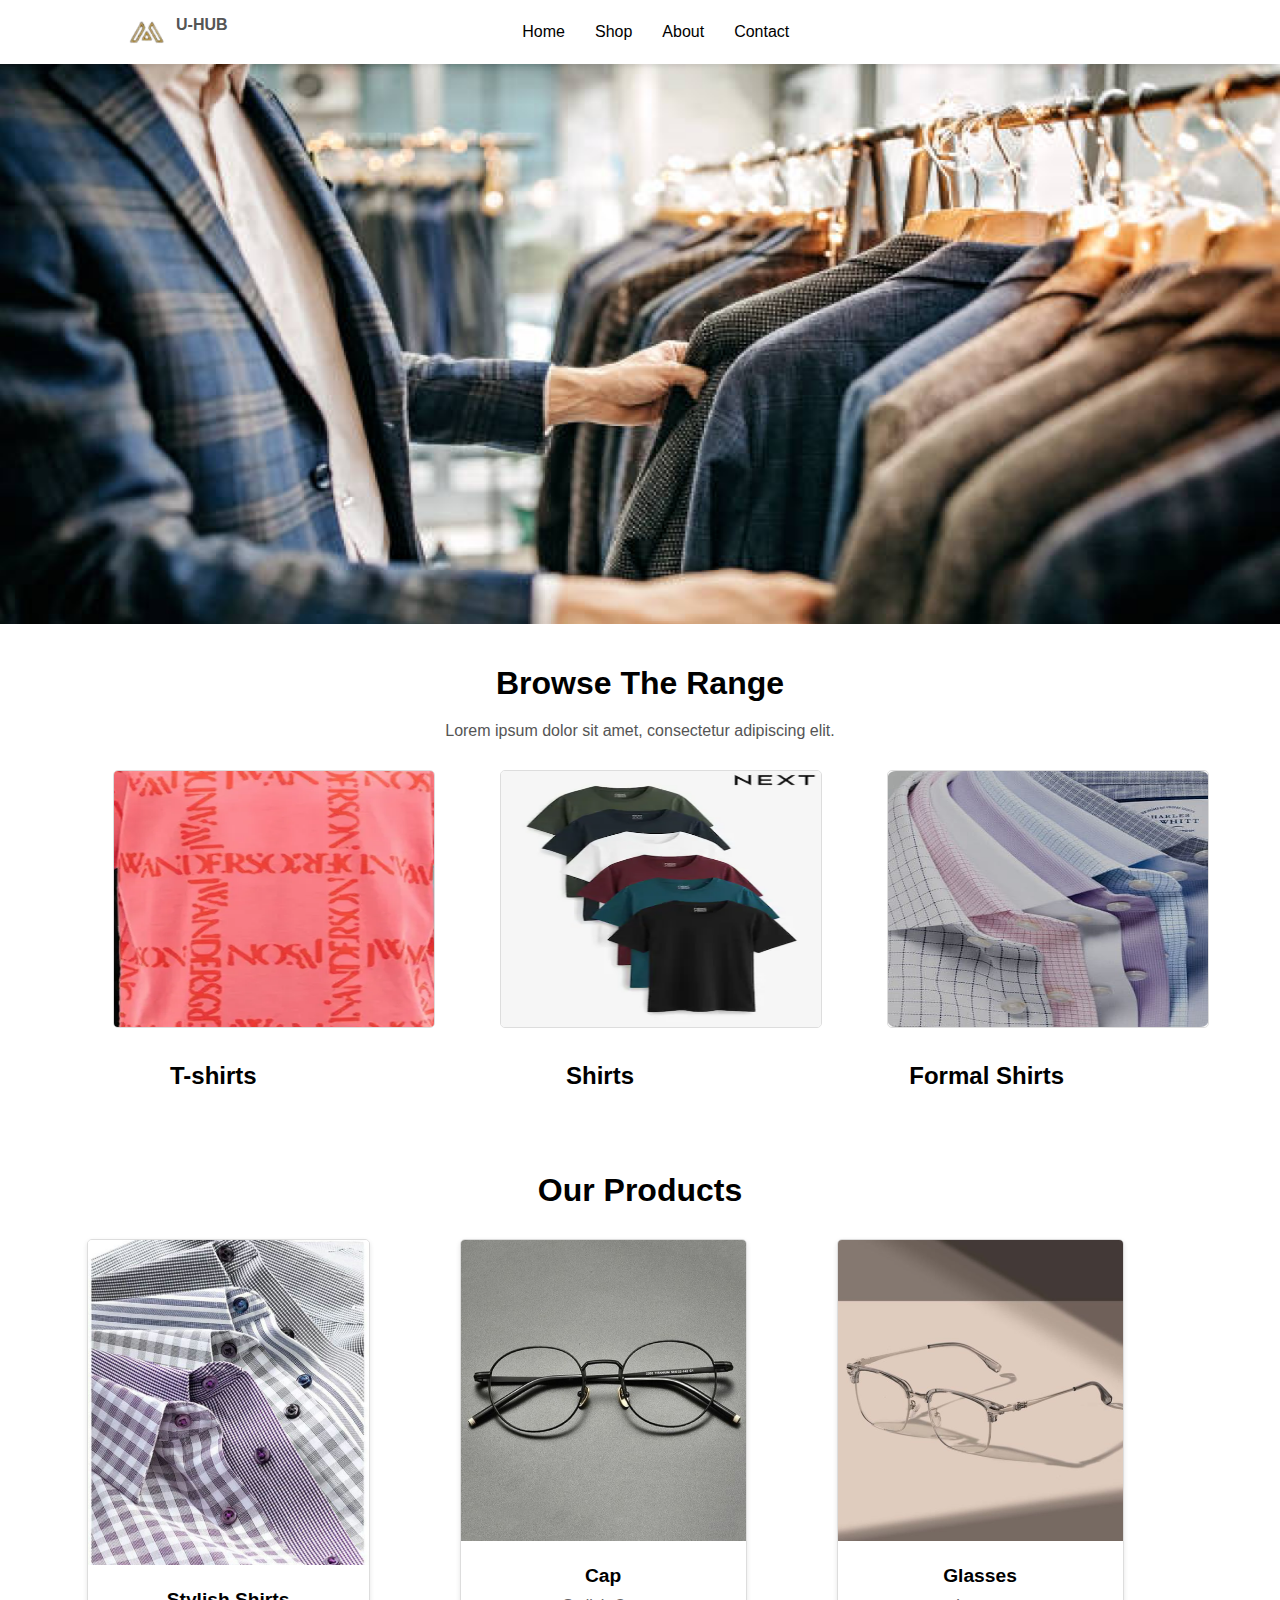
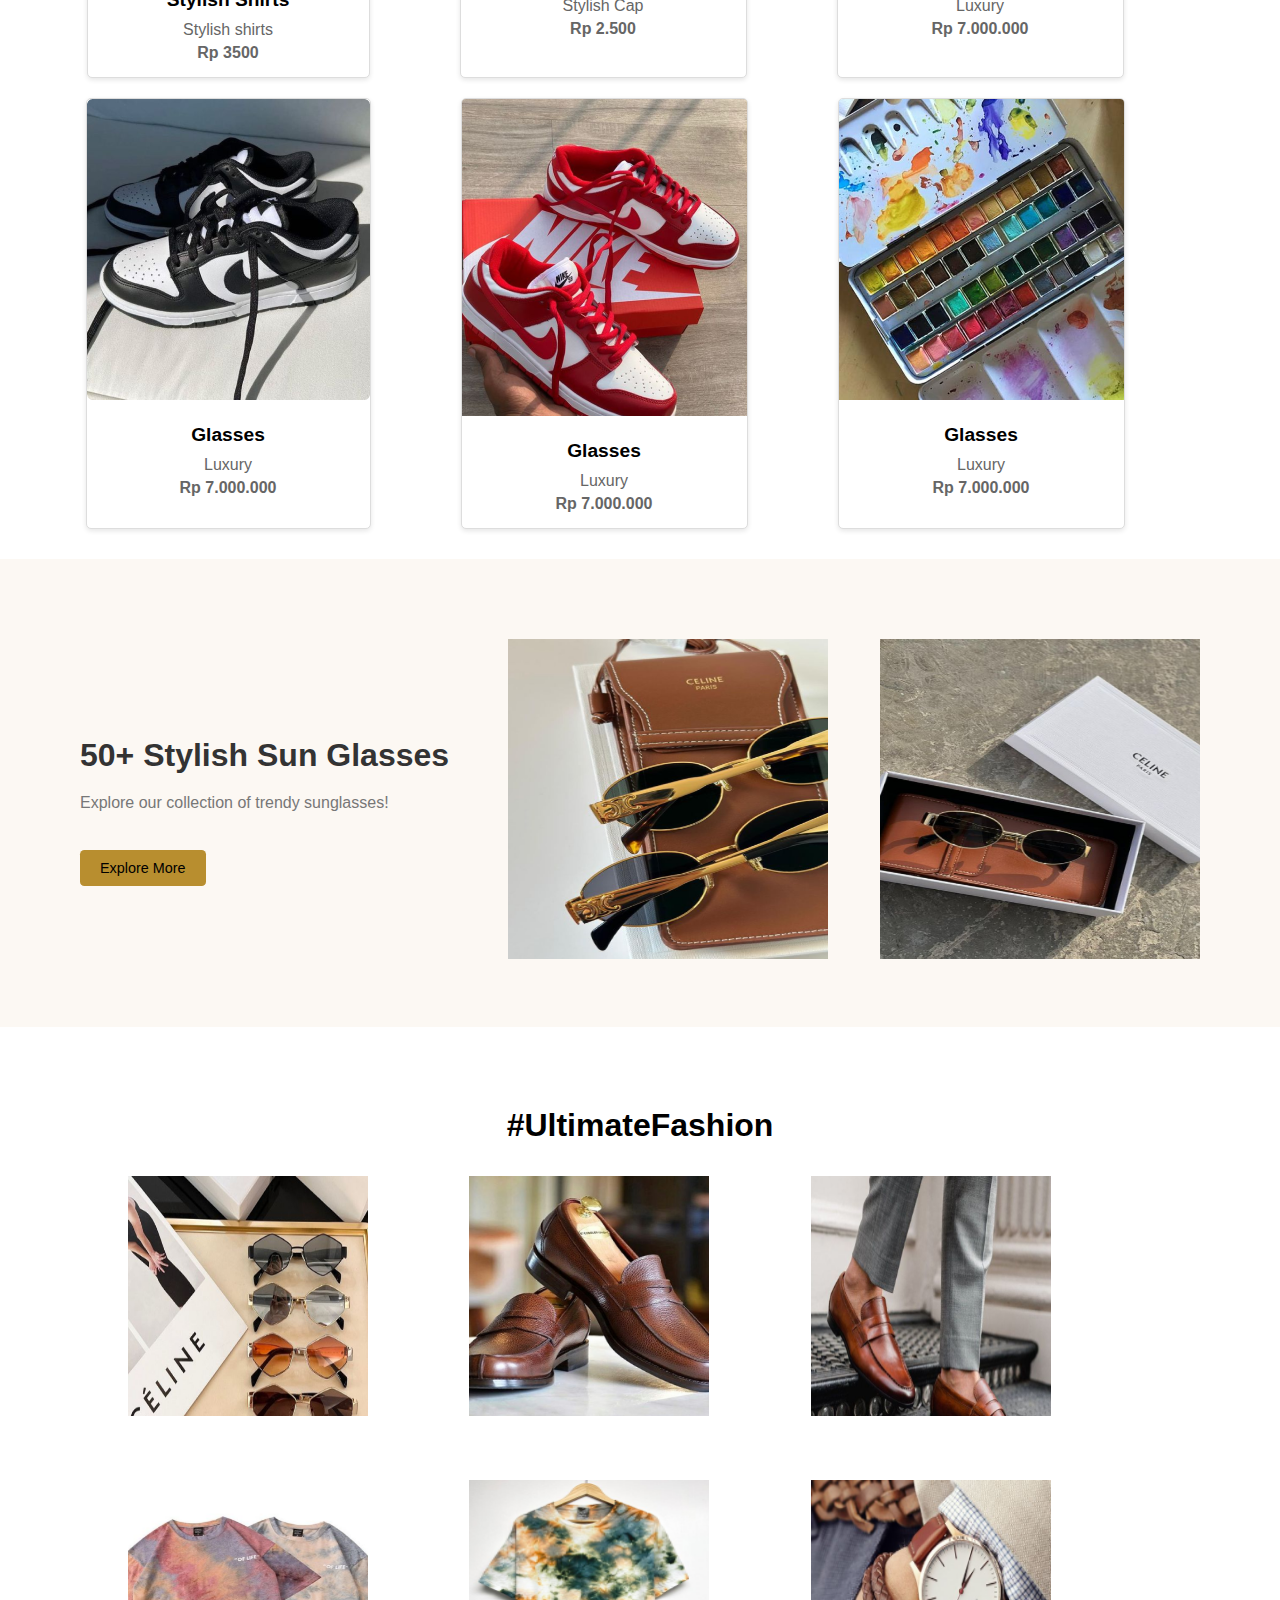
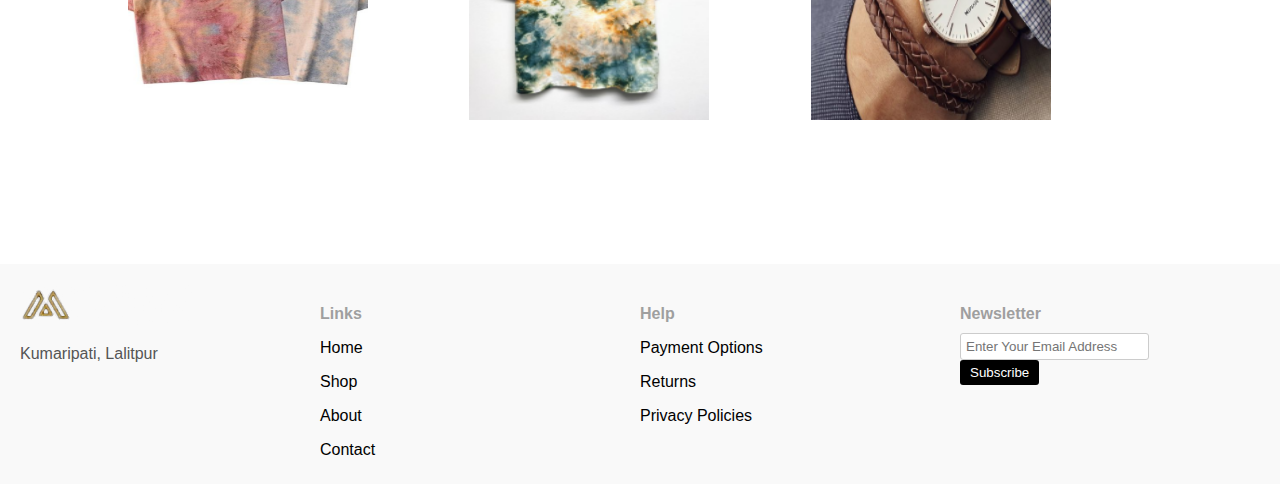
<file: index.html>
<!DOCTYPE html>
<html lang="en">
<head>
    <meta charset="UTF-8">
    <meta name="viewport" content="width=device-width, initial-scale=1.0">
    <title>U-hub</title>
    <link rel="stylesheet" href="style.css">
</head>
<body>
     <!--========================================================
                our navbar section
     =========================================================== -->
     <header>
        <nav>
            <div class="logo-img">
                <img src="img/logo.png" alt="">
                <p>U-HUB</p>
            </div>

            <ul>
                <li><a href="#">Home</a></li>
                <li><a href="#">Shop</a></li>
                <li><a href="#">About</a></li>
                <li><a href="#">Contact</a></li>
            </ul>
            <div class="user-actions">
                <i class="fa-solid fa-user"></i>
                <i class="fa-solid fa-heart"></i>
                <i class="fa-solid fa-magnifying-glass"></i>
                <i class="fa-solid fa-cart-shopping"></i>
            </div>
        </nav>
    </header>
     <!--========================================================
                our Home section
     =========================================================== -->
    <div class="home-images">
        <img src="img/home-img.png" alt="">
    </div>


 <!--========================================================
                our special product section
     =========================================================== -->
    <div class="container-3">
        <h1>Browse The Range</h1>
        <p>Lorem ipsum dolor sit amet, consectetur adipiscing elit.</p>
        <div class="product-range-1">
            <div class="product-1">
                <img src="img/t-shirt1.png" alt="T-shirts">
                <h2>T-shirts</h2>
            </div>
            <div class="product-1">
                <img src="img/t-shirt-2.png" alt="Shirts">
                <h2>Shirts</h2>
            </div>
            <div class="product-1">
                <img src="img/t-shirt-3.png" alt="Formal Shirts">
                <h2>Formal Shirts</h2>
            </div>
        </div>
    </div>

 <!--========================================================
                our special product section
     =========================================================== -->
    <div class="container-4">
        <h1>Our Products</h1>
        <div class="product-list">
            <div class="product-2">
                <img src="img/glass & shoes-1.png" alt="Stylish Shirts">
                <div class="product-info-1">
                    <h2>Stylish Shirts</h2>
                    <p>Stylish shirts</p>
                    <p class="price">Rp 3500</p>
                    <div class="overlay">
                        <button>Add to cart</button>
                        <div class="actions">
                            <span>Share</span>
                            <span>Compare</span>
                            <span>Like</span>
                        </div>
                    </div>
                </div>
            </div>
            <div class="product-2">
                <img src="img/glass & shoes-3.png" alt="Cap">
                <div class="product-info-1">
                    <h2>Cap</h2>
                    <p>Stylish Cap</p>
                    <p class="price">Rp 2.500</p>
                    <div class="overlay">
                        <button>Add to cart</button>
                        <div class="actions">
                            <span>Share</span>
                            <span>Compare</span>
                            <span>Like</span>
                        </div>
                    </div>
                </div>
            </div>
            <div class="product-2">
                <img src="img/glass & shoes-2.png" alt="Glasses">
                <div class="product-info-1">
                    <h2>Glasses</h2>
                    <p>Luxury</p>
                    <p class="price">Rp 7.000.000</p>
                    <div class="overlay">
                        <button>Add to cart</button>
                        <div class="actions">
                            <span>Share</span>
                            <span>Compare</span>
                            <span>Like</span>
                        </div>
                    </div>
                </div>
            </div>
            <div class="product-2">
                <img src="img/gl-1.png" alt="Glasses">
                <div class="product-info-1">
                    <h2>Glasses</h2>
                    <p>Luxury</p>
                    <p class="price">Rp 7.000.000</p>
                    <div class="overlay">
                        <button>Add to cart</button>
                        <div class="actions">
                            <span>Share</span>
                            <span>Compare</span>
                            <span>Like</span>
                        </div>
                    </div>
                </div>
            </div>
            <div class="product-2">
                <img src="img/gl-3.png" alt="Glasses">
                <div class="product-info-1">
                    <h2>Glasses</h2>
                    <p>Luxury</p>
                    <p class="price">Rp 7.000.000</p>
                    <div class="overlay">
                        <button>Add to cart</button>
                        <div class="actions">
                            <span>Share</span>
                            <span>Compare</span>
                            <span>Like</span>
                        </div>
                    </div>
                </div>
            </div>
            <div class="product-2">
                <img src="img/gl-4.png" alt="Glasses">
                <div class="product-info-1">
                    <h2>Glasses</h2>
                    <p>Luxury</p>
                    <p class="price">Rp 7.000.000</p>
                    <div class="overlay">
                        <button>Add to cart</button>
                        <div class="actions">
                            <span>Share</span>
                            <span>Compare</span>
                            <span>Like</span>
                        </div>
                    </div>
                </div>
            </div>
        </div>
    </div>


 <!--========================================================
                our some product sescription section
     =========================================================== -->
    <div class="container-5">
        <div class="text-section">
            <h1>50+ Stylish Sun Glasses</h1>
            <p>Explore our collection of trendy sunglasses!</p>
            <button class="button">Explore More</button>
        </div>
        <div class="image-section">
            <img src="img/bag & glass.png" alt="Sunglasses on bag">
            <img src="img/bag & glass-2.png" alt="Sunglasses in box">
        </div>
    </div>

     <!--========================================================
                our some product sescription section
     =========================================================== -->
     <div class="hashtag">#UltimateFashion</div>
     <div class="container-6">
         <img class="image" src="img/style-product-1.png" alt="Stylish Sunglasses">
         <img class="image" src="img/style-product-2png.png" alt="Tie-Dye Shirt">
         <img class="image" src="img/style-product-3.png" alt="Brown Leather Shoes">
         <img class="image" src="img/style-product-4.png" alt="Shoes on Person">
         <img class="image" src="img/style-product-5.png" alt="Abstract Fabric Pattern">
         <img class="image" src="img/style-product-6.png" alt="Wristwatch">
     </div>
     <!--========================================================
                our footer section
     =========================================================== -->
     <footer class="footer">
        <div class="address">
            <img src="img/logo.png" alt="logo">
            <p>Kumaripati, Lalitpur</p>
        </div>
        <div class="links">
            <h4>Links</h4>
            <a href="#">Home</a>
            <a href="#">Shop</a>
            <a href="#">About</a>
            <a href="#">Contact</a>
        </div>
        <div class="help">
            <h4>Help</h4>
            <a href="#">Payment Options</a>
            <a href="#">Returns</a>
            <a href="#">Privacy Policies</a>
        </div>
        <div class="newsletter">
            <h4>Newsletter</h4>
            <form action="#">
                <input type="email" placeholder="Enter Your Email Address">
                <button type="submit">Subscribe</button>
            </form>
        </div>
    </footer>
    
</body>
</html>
</file>
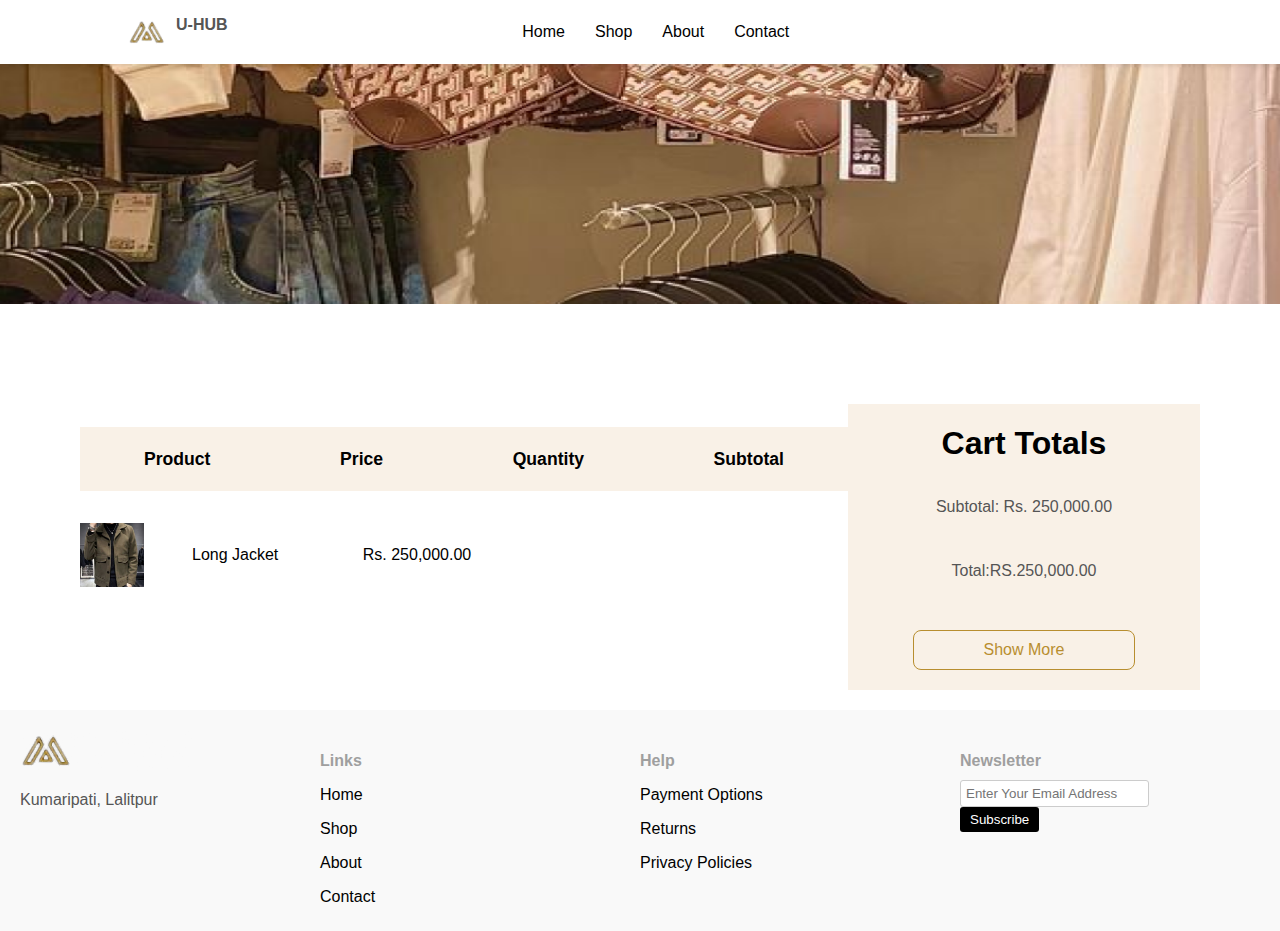
<file: cart.html>
<!DOCTYPE html>
<html lang="en">
<head>
    <meta charset="UTF-8">
    <meta name="viewport" content="width=device-width, initial-scale=1.0">
    <title>Cart </title>
    <link rel="stylesheet" href="style.css">
</head>
<body>
     <!--========================================================
                our navbar section
     =========================================================== -->
     <header>
        <nav>
            <div class="logo-img">
                <img src="img/logo.png" alt="">
                <p>U-HUB</p>
            </div>

            <ul>
                <li><a href="#">Home</a></li>
                <li><a href="#">Shop</a></li>
                <li><a href="#">About</a></li>
                <li><a href="#">Contact</a></li>
            </ul>
            <div class="user-actions">
                <i class="fa-solid fa-user"></i>
                <i class="fa-solid fa-heart"></i>
                <i class="fa-solid fa-magnifying-glass"></i>
                <i class="fa-solid fa-cart-shopping"></i>
            </div>
        </nav>
    </header>

     <!--========================================================
                our Home section
     =========================================================== -->
     <div class="home-images-1">
        <img src="img/home-img-1.png" alt="">
        
    </div>

 <!--========================================================
                our cart section
     =========================================================== -->
    <div class="info-cart-container">
        <div class="another-info-cart">
            <div class="info-cart-item">
                <div class="info-navbar">
                   <a href="#">Product</a>
                   <a href="#">Price</a>
                   <a href="#">Quantity</a>
                   <a href="#">Subtotal</a>
                </div>
        
                <div class="jacket-img">
                    <img src="img/jacket.png" alt="">
                    <div class="info-content">
                        <span class="info-name">Long Jacket</span>
                    <span class="info-price">Rs. 250,000.00</span>
                    </div>
                </div>
                
            </div>
            <div class="cart-totals">
                <h1>Cart Totals</h1>
                 <p>Subtotal: Rs. 250,000.00 </p>
                 <p>Total:RS.250,000.00</p>
                 <!-- <button class="button-3">Check Out</button> -->
                 <a href="#" class="show-more">Show More</a>
            </div>
        </div>
        
       
    </div>
      <!--========================================================
                our footer section
     =========================================================== -->
     <footer class="footer">
        <div class="address">
            <img src="img/logo.png" alt="logo">
            <p>Kumaripati, Lalitpur</p>
        </div>
        <div class="links">
            <h4>Links</h4>
            <a href="#">Home</a>
            <a href="#">Shop</a>
            <a href="#">About</a>
            <a href="#">Contact</a>
        </div>
        <div class="help">
            <h4>Help</h4>
            <a href="#">Payment Options</a>
            <a href="#">Returns</a>
            <a href="#">Privacy Policies</a>
        </div>
        <div class="newsletter">
            <h4>Newsletter</h4>
            <form action="#">
                <input type="email" placeholder="Enter Your Email Address">
                <button type="submit">Subscribe</button>
            </form>
        </div>
    </footer>
</body>
</html>
</file>
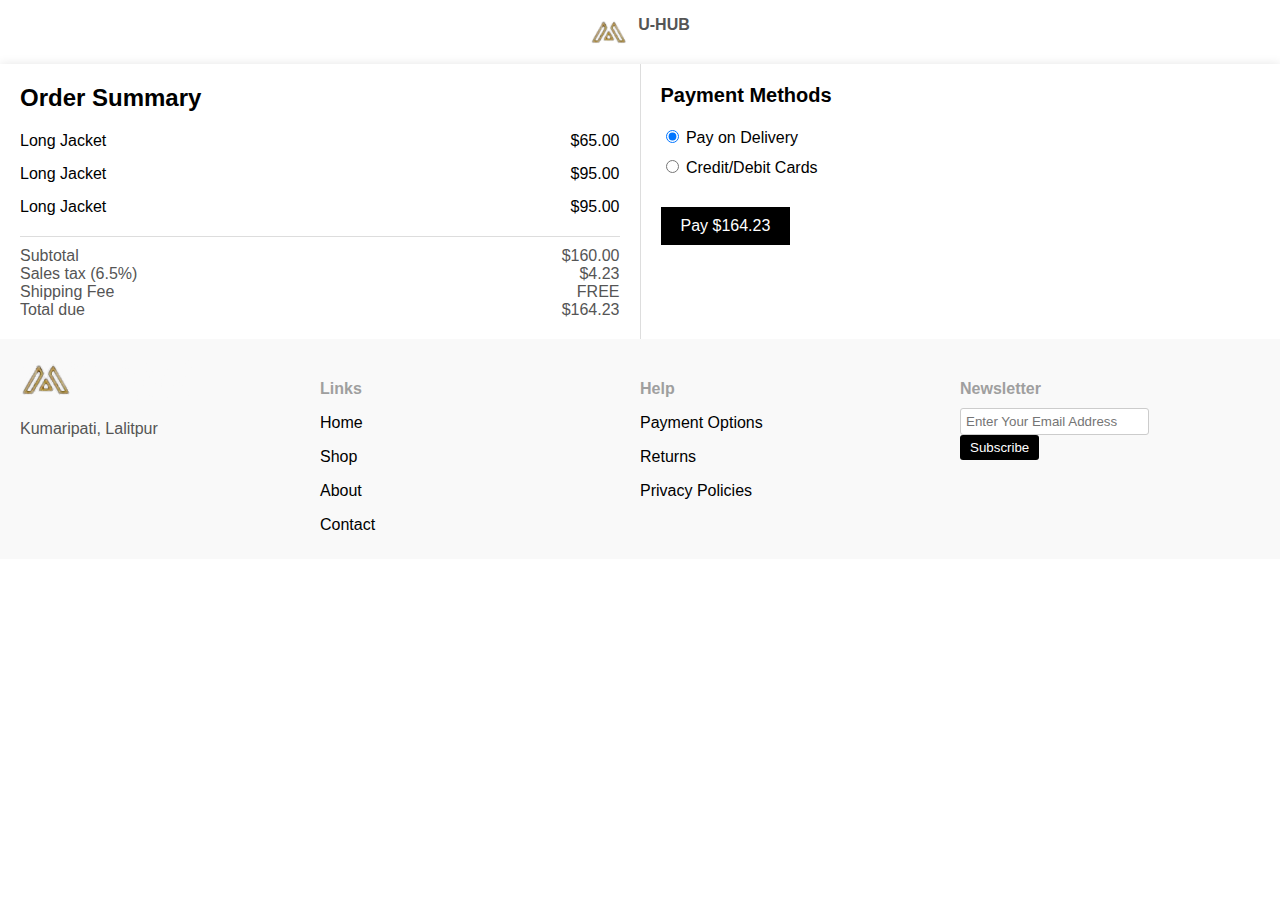
<file: payment.html>
<!DOCTYPE html>
<html lang="en">

<head>
    <meta charset="UTF-8">
    <meta name="viewport" content="width=device-width, initial-scale=1.0">
    <title>Payment</title>
    <link rel="stylesheet" href="style.css">
</head>

<body>

    <!--========================================================
                our footer section
     =========================================================== -->
    <div class="logo-img">
        <img src="img/logo.png" alt="">
        <p>U-HUB</p>
    </div>
    <div class="container-payment">
        <div class="order-summary">
            <h1>Order Summary</h1>
            <div class="order-item">
                <span>Long Jacket</span>
                <span>$65.00</span>
            </div>
            <div class="order-item">
                <span>Long Jacket</span>
                <span>$95.00</span>
            </div>
            <div class="order-item">
                <span>Long Jacket</span>
                <span>$95.00</span>
            </div>
            <div class="totals">
                <p><span>Subtotal</span><span>$160.00</span></p>
                <p><span>Sales tax (6.5%)</span><span>$4.23</span></p>
                <p><span>Shipping Fee</span><span>FREE</span></p>
                <p><span>Total due</span><span>$164.23</span></p>
            </div>
        </div>
        <div class="payment-methods">
            <h2>Payment Methods</h2>
            <label>
                <input type="radio" name="payment" checked>
                Pay on Delivery
            </label>
            <label>
                <input type="radio" name="payment">
                Credit/Debit Cards
            </label>
            <!-- <a href="#" class="pay-button">Pay $164.23</a> -->
            <div class="pay-button" onclick="showPopup()">Pay $164.23</div>
        </div>
    </div>

    <div id="popup" class="popup">
        <div class="popup-content">
            <h3>Payment Successful</h3>
            <button onclick="hidePopup()">OK</button>
        </div>
    </div>

    <!--========================================================
                our footer section
     =========================================================== -->
    <footer class="footer">
        <div class="address">
            <img src="img/logo.png" alt="logo">
            <p>Kumaripati, Lalitpur</p>
        </div>
        <div class="links">
            <h4>Links</h4>
            <a href="#">Home</a>
            <a href="#">Shop</a>
            <a href="#">About</a>
            <a href="#">Contact</a>
        </div>
        <div class="help">
            <h4>Help</h4>
            <a href="#">Payment Options</a>
            <a href="#">Returns</a>
            <a href="#">Privacy Policies</a>
        </div>
        <div class="newsletter">
            <h4>Newsletter</h4>
            <form action="#">
                <input type="email" placeholder="Enter Your Email Address">
                <button type="submit">Subscribe</button>
            </form>
        </div>
    </footer>

    <script>

        function showPopup() {
            document.getElementById('popup').style.display = 'block';
        }
        function hidePopup() {
            document.getElementById('popup').style.display = 'none';
        }
    </script>
</body>

</html>
</file>
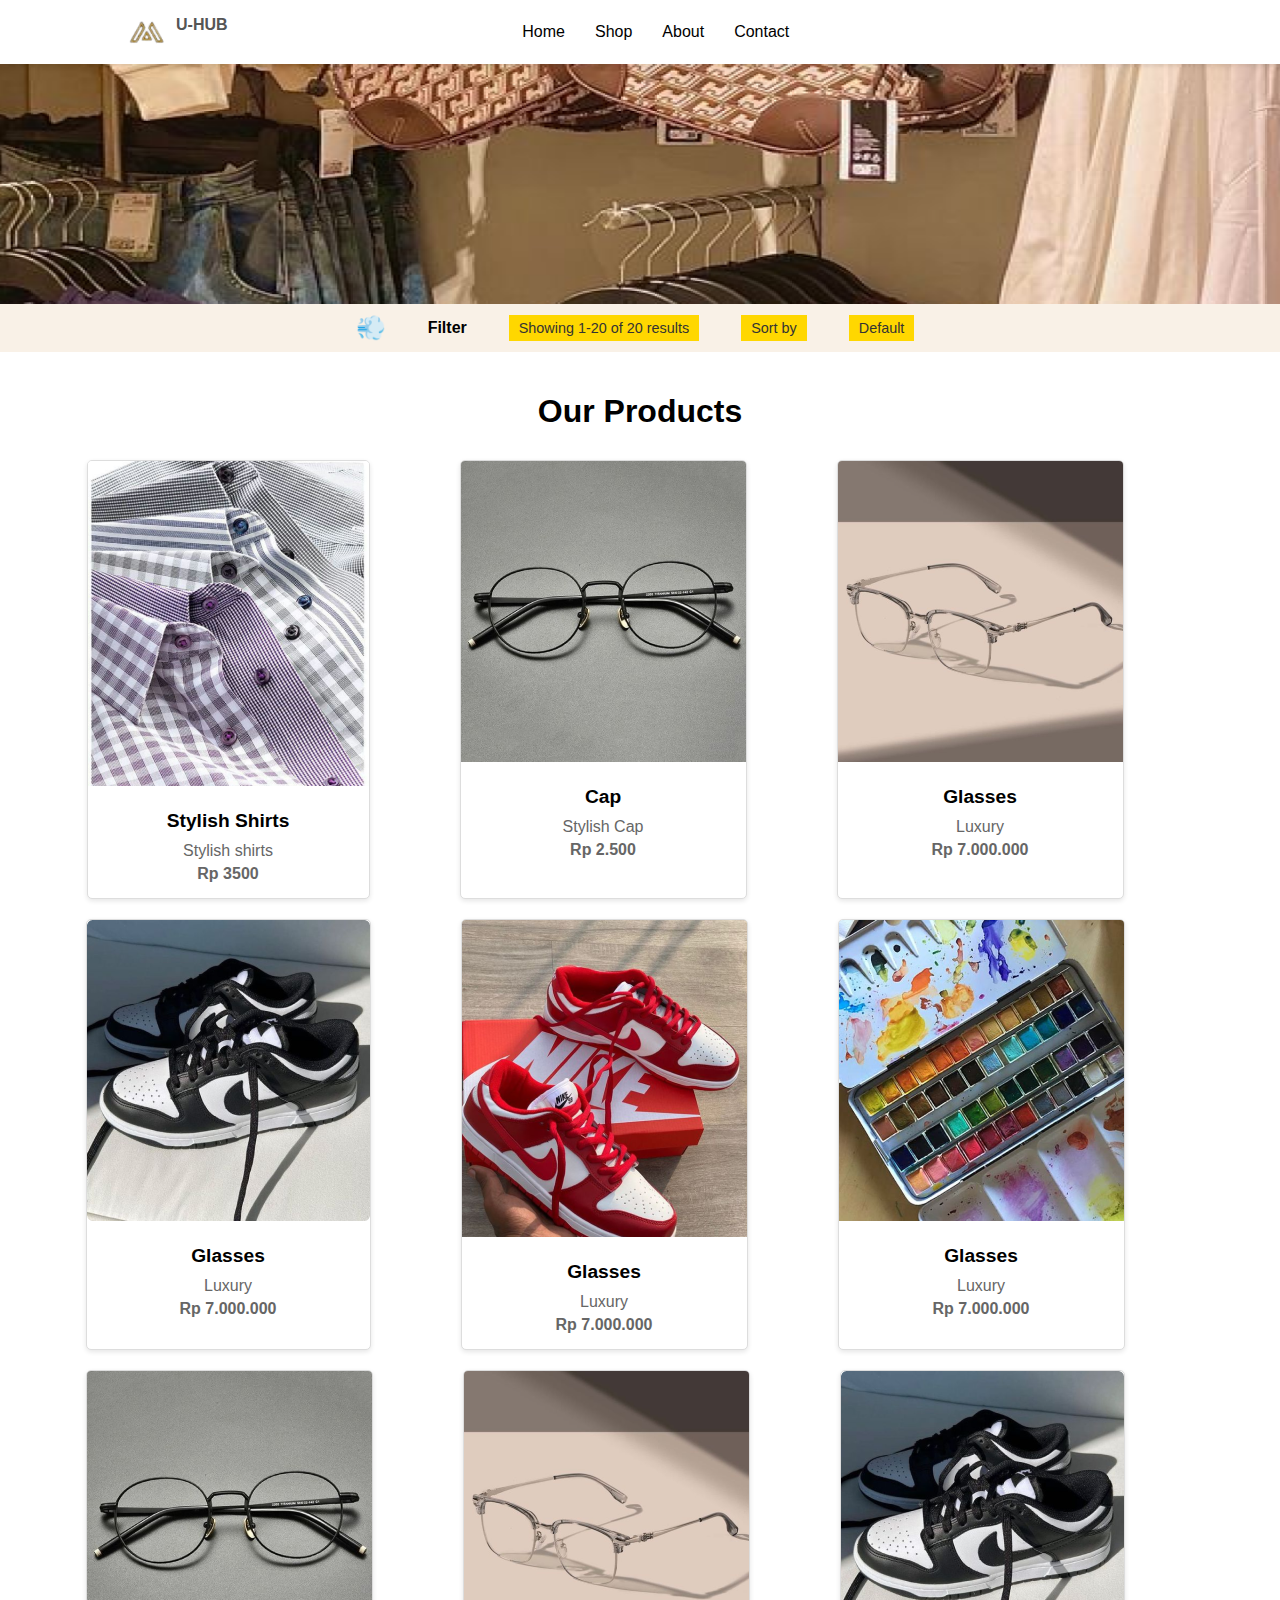
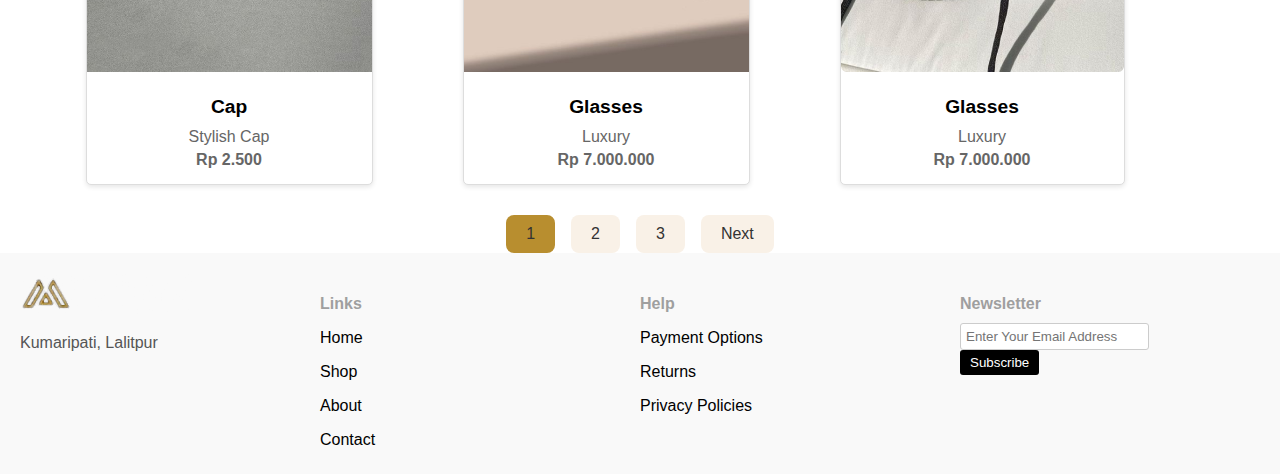
<file: shop.html>
<!DOCTYPE html>
<html lang="en">
<head>
    <meta charset="UTF-8">
    <meta name="viewport" content="width=device-width, initial-scale=1.0">
    <title>Shop</title>
    <link rel="stylesheet" href="style.css">
</head>
<body>
     <!--========================================================
                our navbar section
     =========================================================== -->
     <header>
        <nav>
            <div class="logo-img">
                <img src="img/logo.png" alt="">
                <p>U-HUB</p>
            </div>

            <ul>
                <li><a href="#">Home</a></li>
                <li><a href="#">Shop</a></li>
                <li><a href="#">About</a></li>
                <li><a href="#">Contact</a></li>
            </ul>
            <div class="user-actions">
                <i class="fa-solid fa-user"></i>
                <i class="fa-solid fa-heart"></i>
                <i class="fa-solid fa-magnifying-glass"></i>
                <i class="fa-solid fa-cart-shopping"></i>
            </div>
        </nav>
    </header>

     <!--========================================================
                our Home section
     =========================================================== -->
     <div class="home-images-1">
        <img src="img/home-img-1.png" alt="">
        
    </div>

    <div class="filter-bar">
        <span class="filter-icon">&#x1F4A8;</span> 
        <span class="filter-text">Filter</span>
        <button class="button-2 highlighted">Showing 1-20 of 20 results</button>
        <button class="button-2">Sort by</button>
        <button class="button-2">Default</button>
    </div>

    <!--========================================================
                our special product section
     =========================================================== -->
     <div class="container-4">
        <h1>Our Products</h1>
        <div class="product-list">
            <div class="product-2">
                <img src="img/glass & shoes-1.png" alt="Stylish Shirts">
                <div class="product-info-1">
                    <h2>Stylish Shirts</h2>
                    <p>Stylish shirts</p>
                    <p class="price">Rp 3500</p>
                    <div class="overlay">
                        <button>Add to cart</button>
                        <div class="actions">
                            <span>Share</span>
                            <span>Compare</span>
                            <span>Like</span>
                        </div>
                    </div>
                </div>
            </div>
            <div class="product-2">
                <img src="img/glass & shoes-3.png" alt="Cap">
                <div class="product-info-1">
                    <h2>Cap</h2>
                    <p>Stylish Cap</p>
                    <p class="price">Rp 2.500</p>
                    <div class="overlay">
                        <button>Add to cart</button>
                        <div class="actions">
                            <span>Share</span>
                            <span>Compare</span>
                            <span>Like</span>
                        </div>
                    </div>
                </div>
            </div>
            <div class="product-2">
                <img src="img/glass & shoes-2.png" alt="Glasses">
                <div class="product-info-1">
                    <h2>Glasses</h2>
                    <p>Luxury</p>
                    <p class="price">Rp 7.000.000</p>
                    <div class="overlay">
                        <button>Add to cart</button>
                        <div class="actions">
                            <span>Share</span>
                            <span>Compare</span>
                            <span>Like</span>
                        </div>
                    </div>
                </div>
            </div>
            <div class="product-2">
                <img src="img/gl-1.png" alt="Glasses">
                <div class="product-info-1">
                    <h2>Glasses</h2>
                    <p>Luxury</p>
                    <p class="price">Rp 7.000.000</p>
                    <div class="overlay">
                        <button>Add to cart</button>
                        <div class="actions">
                            <span>Share</span>
                            <span>Compare</span>
                            <span>Like</span>
                        </div>
                    </div>
                </div>
            </div>
            <div class="product-2">
                <img src="img/gl-3.png" alt="Glasses">
                <div class="product-info-1">
                    <h2>Glasses</h2>
                    <p>Luxury</p>
                    <p class="price">Rp 7.000.000</p>
                    <div class="overlay">
                        <button>Add to cart</button>
                        <div class="actions">
                            <span>Share</span>
                            <span>Compare</span>
                            <span>Like</span>
                        </div>
                    </div>
                </div>
            </div>
            <div class="product-2">
                <img src="img/gl-4.png" alt="Glasses">
                <div class="product-info-1">
                    <h2>Glasses</h2>
                    <p>Luxury</p>
                    <p class="price">Rp 7.000.000</p>
                    <div class="overlay">
                        <button>Add to cart</button>
                        <div class="actions">
                            <span>Share</span>
                            <span>Compare</span>
                            <span>Like</span>
                        </div>
                    </div>
                </div>
            </div>
            <div class="product-2">
                <img src="img/glass & shoes-3.png" alt="Cap">
                <div class="product-info-1">
                    <h2>Cap</h2>
                    <p>Stylish Cap</p>
                    <p class="price">Rp 2.500</p>
                    <div class="overlay">
                        <button>Add to cart</button>
                        <div class="actions">
                            <span>Share</span>
                            <span>Compare</span>
                            <span>Like</span>
                        </div>
                    </div>
                </div>
            </div>
            <div class="product-2">
                <img src="img/glass & shoes-2.png" alt="Glasses">
                <div class="product-info-1">
                    <h2>Glasses</h2>
                    <p>Luxury</p>
                    <p class="price">Rp 7.000.000</p>
                    <div class="overlay">
                        <button>Add to cart</button>
                        <div class="actions">
                            <span>Share</span>
                            <span>Compare</span>
                            <span>Like</span>
                        </div>
                    </div>
                </div>
            </div>
            <div class="product-2">
                <img src="img/gl-1.png" alt="Glasses">
                <div class="product-info-1">
                    <h2>Glasses</h2>
                    <p>Luxury</p>
                    <p class="price">Rp 7.000.000</p>
                    <div class="overlay">
                        <button>Add to cart</button>
                        <div class="actions">
                            <span>Share</span>
                            <span>Compare</span>
                            <span>Like</span>
                        </div>
                    </div>
                </div>
            </div>
        </div>
        
    </div>
    <div class="button-container">
        <button class="button-1 ">1</button>
        <button class="button-1">2</button>
        <button class="button-1">3</button>
        <button class="button-1">Next</button>
    </div>


      <!--========================================================
                our footer section
     =========================================================== -->
     <footer class="footer">
        <div class="address">
            <img src="img/logo.png" alt="logo">
            <p>Kumaripati, Lalitpur</p>
        </div>
        <div class="links">
            <h4>Links</h4>
            <a href="#">Home</a>
            <a href="#">Shop</a>
            <a href="#">About</a>
            <a href="#">Contact</a>
        </div>
        <div class="help">
            <h4>Help</h4>
            <a href="#">Payment Options</a>
            <a href="#">Returns</a>
            <a href="#">Privacy Policies</a>
        </div>
        <div class="newsletter">
            <h4>Newsletter</h4>
            <form action="#">
                <input type="email" placeholder="Enter Your Email Address">
                <button type="submit">Subscribe</button>
            </form>
        </div>
    </footer>
    
</body>
</html>
</file>
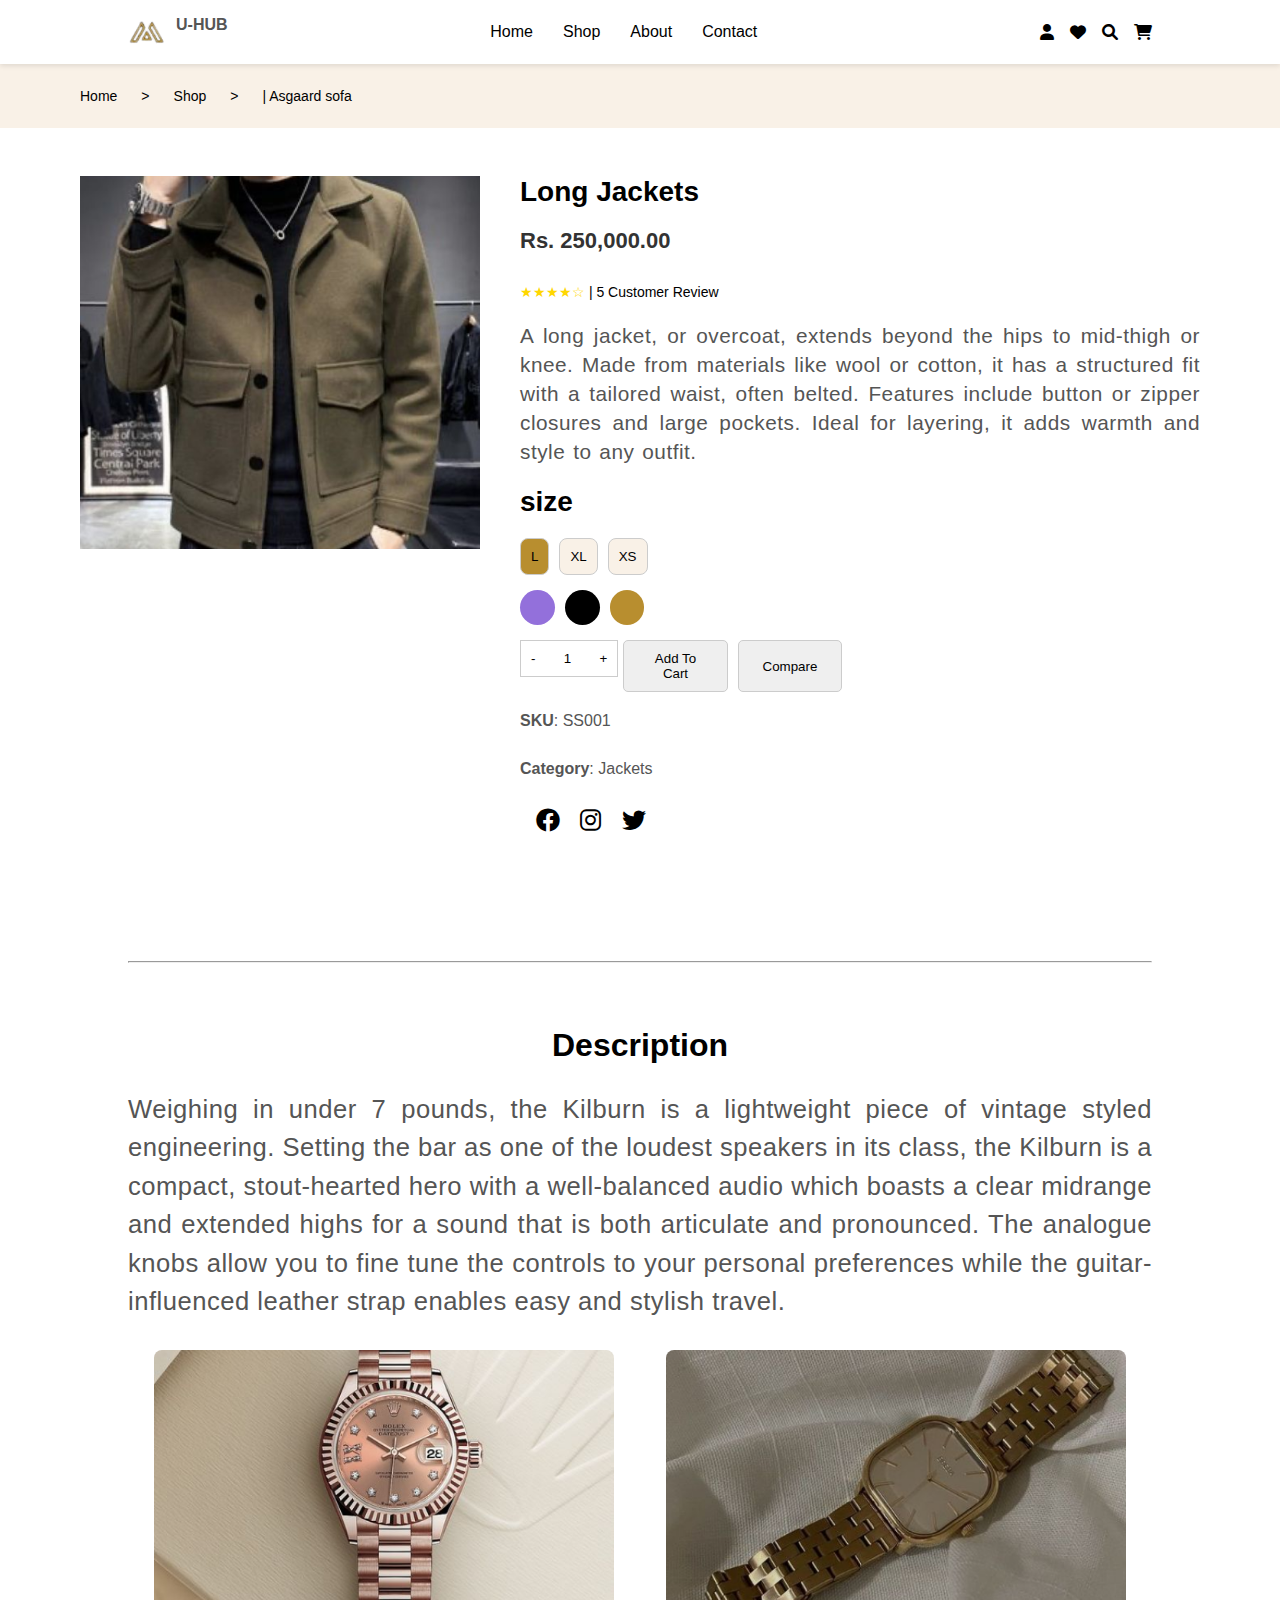
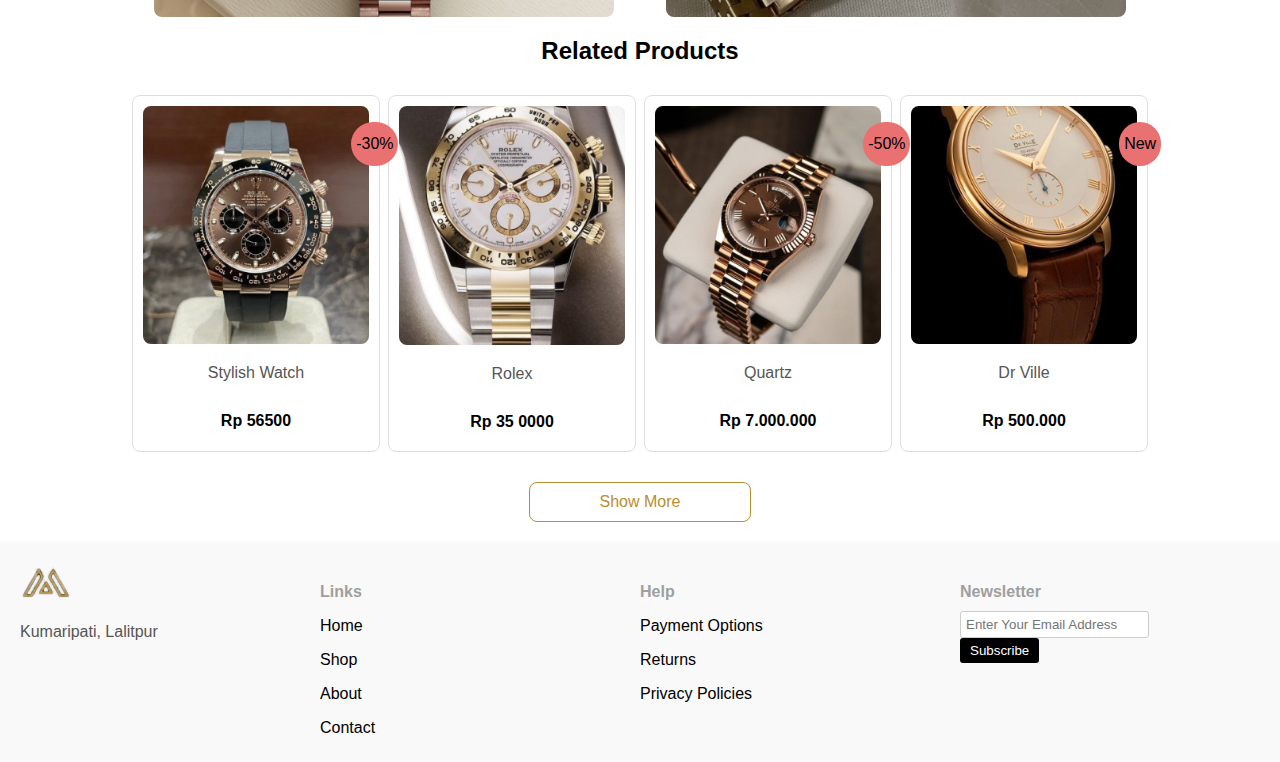
<file: single-product.html>
<!DOCTYPE html>
<html lang="en">

<head>
    <meta charset="UTF-8">
    <meta name="viewport" content="width=device-width, initial-scale=1.0">
    <title>U-HUB | Long Jackets</title>
    <link rel="stylesheet" href="style.css">
    <!--__________________Font Awesome Link_________________-- -->
    <link rel="stylesheet" href="https://cdnjs.cloudflare.com/ajax/libs/font-awesome/6.0.0/css/all.min.css"
        integrity="sha512-9usAa10IRO0HhonpyAIVpjrylPvoDwiPUiKdWk5t3PyolY1cOd4DSE0Ga+ri4AuTroPR5aQvXU9xC6qOPnzFeg=="
        crossorigin="anonymous" referrerpolicy="no-referrer" />
</head>

<body>

    <!--========================================================
                our navbar section
     =========================================================== -->
    <header>
        <nav>
            <div class="logo-img">
                <img src="img/logo.png" alt="">
                <p>U-HUB</p>
            </div>

            <ul>
                <li><a href="#">Home</a></li>
                <li><a href="#">Shop</a></li>
                <li><a href="#">About</a></li>
                <li><a href="#">Contact</a></li>
            </ul>
            <div class="user-actions">
                <i class="fa-solid fa-user"></i>
                <i class="fa-solid fa-heart"></i>
                <i class="fa-solid fa-magnifying-glass"></i>
                <i class="fa-solid fa-cart-shopping"></i>
            </div>
        </nav>
    </header>

    <!--========================================================
                our product section
     =========================================================== -->
    <main>
        <div class="breadcrumb">
            <a href="#">Home</a> &gt; <a href="#">Shop</a> &gt;
            <span>| Asgaard sofa</span>
        </div>
        <div class="product">
            <div class="product-image">
                <!-- <img src="jacket.jpg" alt="Long Jacket"> -->
                <img src="img/jacket.png" alt="">
            </div>
            <div class="product-details">
                <h1>Long Jackets</h1>
                <p class="price">Rs. 250,000.00</p>
                <div class="rating">
                    <span>★★★★☆</span> <span> | 5 Customer Review</span>
                </div>
                <p class="description">
                    A long jacket, or overcoat, extends beyond the hips to mid-thigh or knee. Made from materials like
                    wool or cotton, it has a structured fit with a tailored waist, often belted. Features include button
                    or zipper closures and large pockets. Ideal for layering, it adds warmth and style to any outfit.

                <div class="product-page">
                    <h1>size</h1>
                    <div class="size-options">
                        <button>L</button>
                        <button>XL</button>
                        <button>XS</button>
                    </div>
                    <div class="color-options">
                        <button style="background-color: #9370DB;">&nbsp;&nbsp;&nbsp;&nbsp;</button>
                        <button style="background-color: #000000;">&nbsp;&nbsp;&nbsp;&nbsp;</button>
                        <button style="background-color: #B88E2F;">&nbsp;&nbsp;&nbsp;&nbsp;</button>
                    </div>
                    <div class="quantity-btn">
                        <div class="quantity">
                            <button>-</button>
                            <input type="text" value="1">
                            <button>+</button>
                        </div>
                        <div class="buttons">
                            <button class="cart-content-1">Add To Cart</button>
                            <button>Compare</button>
                            <!-- <div class="cart-container-1">
                                <div class="cart-item-1">
                                    <span class="item-name">White Jacket</span>
                                    <span class="item-price">Rs. 250,000.00</span>
                                </div>
                                <div class="cart-item-1">
                                    <span class="item-name">Black Jacket</span>
                                    <span class="item-price">Rs. 270,000.00</span>
                                </div>
                                <div class="subtotal">
                                    Subtotal: Rs. 520,000.00
                                </div>
                                <div class="button-container">
                                    <button class="checkout-btn">Checkout</button>
                                    <button class="comparison-btn">Comparison</button>
                                </div>
                            </div> -->
                        </div>
                    </div>
                    <div class="details">
                        <p><strong>SKU</strong>: SS001</p>
                        <p><strong>Category</strong>: Jackets</p>
                    </div>
                    <div class="share-icons">
                        <!-- <a href="#"><img src="facebook-icon.png" alt="Facebook"></a> -->
                        <i class="fa-brands fa-facebook"></i>
                        <!-- <a href="#"><img src="linkedin-icon.png" alt="LinkedIn"></a> -->
                        <i class="fa-brands fa-instagram"></i>
                        <!-- <a href="#"><img src="twitter-icon.png" alt="Twitter"></a> -->
                        <!-- <i class="fa-brands fa-x-twitter"></i> -->
                        <i class="fa-brands fa-twitter"></i>
                    </div>
                </div>
            </div>
        </div>
    </main>



    <!--========================================================
                our product description
     =========================================================== -->
    <div class="container-2">
        <hr>
        <h1>Description</h1>
        <div class="description-2">
            <p>Weighing in under 7 pounds, the Kilburn is a lightweight piece of vintage styled engineering. Setting the
                bar as one of the loudest speakers in its class, the Kilburn is a compact, stout-hearted hero with a
                well-balanced audio which boasts a clear midrange and extended highs for a sound that is both articulate
                and pronounced. The analogue knobs allow you to fine tune the controls to your personal preferences
                while the guitar-influenced leather strap enables easy and stylish travel.</p>
        </div>
        <div class="watch-images">
            <img src="img/watch-1.png" alt="Watch 1">
            <img src="img/watch-2.png" alt="Watch 2">
        </div>
        <div class="related-products">

            <h2>Related Products</h2>
            <div class="products-container">
                <div class="product-info">
                    <span>-30%</span>
                    <img src="img/watch-3.png" alt="Stylish Watch">
                    <p>Stylish Watch</p>
                    <p class="price">Rp 56500</p>
                    <!-- <p class="discount">-30%</p> -->
                </div>
                <div class="product-info">
                    <img src="img/watch-4.png" alt="Rolex">
                    <p>Rolex</p>
                    <p class="price">Rp 35 0000</p>
                </div>
                <div class="product-info">
                    <span>-50%</span>
                    <img src="img/watch-5.png" alt="Quartz">
                    <p>Quartz</p>
                    <p class="price">Rp 7.000.000</p>
                    <!-- <p class="discount">-50%</p> -->
                </div>
                <div class="product-info">
                    <span>New</span>
                    <img src="img/watch-6.png" alt="Dr Ville">
                    <p>Dr Ville</p>
                    <p class="price">Rp 500.000</p>

                </div>
            </div>
            <a href="#" class="show-more">Show More</a>
        </div>
    </div>

    <!--========================================================
                our footer section
     =========================================================== -->
    <footer class="footer">
        <div class="address">
            <img src="img/logo.png" alt="logo">
            <p>Kumaripati, Lalitpur</p>
        </div>
        <div class="links">
            <h4>Links</h4>
            <a href="#">Home</a>
            <a href="#">Shop</a>
            <a href="#">About</a>
            <a href="#">Contact</a>
        </div>
        <div class="help">
            <h4>Help</h4>
            <a href="#">Payment Options</a>
            <a href="#">Returns</a>
            <a href="#">Privacy Policies</a>
        </div>
        <div class="newsletter">
            <h4>Newsletter</h4>
            <form action="#">
                <input type="email" placeholder="Enter Your Email Address">
                <button type="submit">Subscribe</button>
            </form>
        </div>
    </footer>
</body>

</html>
</file>
<file: style.css>
body {
    font-family: Arial, sans-serif;
    margin: 0;
    padding: 0;
    box-sizing: border-box;
}

/*==================================
      our header section
===================================== */
header {
    background-color: #fff;
    /* padding: 20px 0; */
    box-shadow: 0 2px 5px rgba(0, 0, 0, 0.1);
    /* height: 80rem; */
    height: 100%;
    z-index: 100;
    position: relative;
}

nav {
    display: flex;
    justify-content: space-between;
    align-items: center;
    width: 80%;
    margin: 0 auto;
}

/* nav .logo {
    font-size: 24px;
    font-weight: bold;
    color: #000;
    text-decoration: none;
} */

.logo-img{
    display: flex;
    justify-content: center;
    align-items: center;

    & img{
        width: 8rem;
    }

    & p{
        display: flex;
        justify-content: center;
        align-items: center;
        margin-left: -5rem;
        font-size: 1rem;
    font-weight: 600;
    }
}

nav ul {
    display: flex;
    list-style: none;
    padding: 0;
}

nav ul li {
    margin: 0 15px;
}

nav ul li a {
    text-decoration: none;
    color: #000;
    font-size: 16px;

}

nav ul li a:hover{
    color:  #B88E2F;
}

nav .user-actions  {
    margin-left: 20px;
    display: flex;
    justify-content: space-between;
    gap: 1rem;
    
    & .fa-solid{
        gap: 2rem;
    }
}

/*==================================
      our Home section
===================================== */
.home-images{
    width: 100%;
display: flex;
align-items: center;
justify-content: center;

& img{
    width: 95rem;
    height: 35rem;
}
}

/*==================================
      our special product section
===================================== */
.container-3 {
    text-align: center;
    padding: 20px;
}

h1 {
    font-size: 2em;
    margin-bottom: 10px;
}

p {
    font-size: 1em;
    color: #555;
    margin-bottom: 30px;
}

.product-range-1 {
    display: flex;
    justify-content: space-around;
    /* gap: 20px; */
    margin-right: 5rem;
}

.product-1 {
    width: 200px;
    text-align: center;
}

.product-1 img {
    width: 20rem;
    height: 16rem;

    border: 1px solid #ddd;
    border-radius: 5px;
    margin-bottom: 10px;
}

.product h2 {
    font-size: 1.2em;
    color: #333;
}



/*==================================
      our our product section
===================================== */
.container-4 {
    max-width: 90rem;
    margin: 0 auto;
    padding: 20px;
    text-align: center;
}

h1 {
    font-size: 2em;
    margin-bottom: 20px;
}

.product-list {
    display: flex;
    justify-content: center;
    flex-wrap: wrap;
}

.product-2 {
    background: #fff;
    border: 1px solid #ddd;
    border-radius: 5px;
    margin: 10px;
    overflow: hidden;
    position: relative;
    /* width: calc(33.333% - 20px); */
    margin-right: 5rem;
    box-shadow: 0 2px 5px rgba(0, 0, 0, 0.1);
}

.product img {
    width: 100%;
    height: auto;
}

.product-info-1 {
    padding: 10px;
}

.product-info-1 h2 {
    font-size: 1.2em;
    margin: 10px 0;
}

.product-info-1 p {
    color: #666;
    margin: 5px 0;
}

.price {
    color: #000;
    font-weight: bold;
    margin-top: 10px;
}

.overlay {
    display: none;
    position: absolute;
    top: 0;
    left: 0;
    right: 0;
    bottom: 0;
    background: rgba(0, 0, 0, 0.7);
    color: #fff;
    justify-content: center;
    align-items: center;
    text-align: center;
    flex-direction: column;
}



.product-2:hover .overlay {
    display: flex;
}

.overlay button {
    background: #ffcc00;
    border: none;
    padding: 10px 20px;
    margin-bottom: 10px;
    cursor: pointer;
    font-size: 1em;
    border-radius: 5px;
}

.actions {
    display: flex;
    justify-content: space-around;
    width: 100%;
}

.actions span {
    cursor: pointer;
}

/*==================================
      our our product section
===================================== */
.container-5 {
    display: flex;
    justify-content: space-between;
    align-items: center;
    padding-left: 5rem;
    padding-right: 5rem;
    /* margin-bottom: 3rem; */
    padding-bottom: 4rem;
    padding-top: 5rem;
    background-color: #FCF8F3;
}
.text-section {
    text-align: left;
}
.text-section h1 {
    font-size: 2em;
    color: #333;
}
.text-section p {
    color: #777;
}

.button {
    background-color: #B88E2F;
    border: none;
    padding: 10px 20px;
    text-align: center;
    text-decoration: none;
    display: inline-block;
    font-size: 0.9em;
    margin-top: 0.5em;
    cursor: pointer;
    border-radius: 0.3em;
}
.image-section img {
    width: 20rem;
    height: 20rem;
    margin-left: 3rem;
}
/*==================================
      our our product section
===================================== */

main {
    width: 100%;
    /* margin-left: 5rem; */
    /* margin: 40px auto; */
}

.breadcrumb {
    padding-left: 5rem;
    display: flex;
    align-items: center;
    height: 4rem;
    background-color: #F9F1E7;
    margin-bottom: 20px;
    font-size: 14px;
    gap: 1.5rem;
}

.breadcrumb a {
    text-decoration: none;
    color: #000;
}

.product {
    display: flex;
    gap: 40px;
    margin-left: 5rem;
    margin-right: 5rem;
    margin-top: 3rem;
}

.product-image img {
    width: 100%;
    max-width: 400px;
}

.product-details {
    flex: 1;
}

.product-details h1 {
    margin-top: 0;
    font-size: 28px;
}

.product-details .price {
    color: #333;
    font-size: 22px;
    font-weight: bold;
}

.rating {
    margin: 10px 0;
    font-size: 14px;
}

.rating span:first-child {
    color: gold;
}

.description {
    font-size: 1.3rem;
    margin-bottom: 20px;
    word-spacing: .1rem;
    letter-spacing: .5px;
    line-height: 1.4;
    text-align: justify;
}

.product-page {
    max-width: 400px;
    /* margin: 0 auto; */
    /* padding: 20px; */
    /* border: 1px solid #ccc; */
    border-radius: 10px;
}
.size-options, .color-options, .quantity {
    display: flex;
    margin-bottom: 15px;
}
.size-options button{
    margin-right: 10px;
    padding: 10px;
    border: 1px solid #ccc;
    background-color: #F9F1E7;
    border-radius: .5rem;
    cursor: pointer;
    -webkit-border-radius: .5rem;
    -moz-border-radius: .5rem;
    -ms-border-radius: .5rem;
    -o-border-radius: .5rem;
}

.color-options button {
    border-radius: 50%;
    -webkit-border-radius: 50%;
    -moz-border-radius: 50%;
    -ms-border-radius: 50%;
    -o-border-radius: 50%;
    padding: 10px;
    margin-right: 10px;
    border: none;
}

.size-options button:first-child{
    background-color: #B88E2F;
}
.size-options button:hover {
    background-color: #f0f0f0;
}

.quantity-btn{
    display: flex;
}
.quantity button {
    padding: 5px 10px;
    border: none;
    cursor: pointer;
    background-color: #fff;
}
.quantity{
    background-color: #fff;
    border: 1px solid #ccc;
    color: #fff;
}
.quantity input {
    width: 30px;
    text-align: center;
    margin: 0 5px;
    border: none;
    background-color: #fff;
}
.buttons {
    display: flex;
    justify-content: space-between;
}
.buttons button {
    padding: 10px 20px;
    border: 1px solid #ccc;
    border-radius: 5px;
    cursor: pointer;
    flex: 1;
    margin: 0 5px;
}
.buttons button:hover {
    background-color: #f0f0f0;
}
.details {
    margin-top: 20px;
}
.share-icons{

    & .fa-brands{
        /* gap: 2rem; */
        margin-left: 1rem;
        font-size: 1.5rem;

    }
   
}
/* .share-icons a {
    /* margin-right: 1rem; */
    /* text-decoration: none; */
    /* color: #000; */
/* }  */


/*==================================
      our product description
===================================== */

.container-2 {
    width: 80%;
    margin: 0 auto;
    margin-top: 8rem;

    & h1{
        display: flex;
        justify-content: center;
        margin-top: 4rem;
    }
}
.description-2 {
    text-align: center;
    margin: 20px 0;
    font-size: 1.6rem;
    line-height: 1.5;
    letter-spacing: .5px;
    text-align: justify;
    font-weight: 400;

}
.watch-images {
    display: flex;
    justify-content: space-around;
    margin: 20px 0;
}
.watch-images img {
    width: 45%;
    border-radius: 8px;
}
.related-products {
    text-align: center;
}
.products-container {
    display: flex;
    justify-content: space-around;
    flex-wrap: wrap;
}
.product-info {
    width: 22%;
    border: 1px solid #ddd;
    border-radius: 8px;
    margin: 10px 0;
    padding: 10px;
    text-align: center;
    /* display: flex;
    flex-direction: column; */
    position: relative;

    & span{
        background-color: #E97171;
        padding-top: .8rem;
        padding-bottom: .8rem;
        padding-left: .3rem;
        padding-right: .3rem;
        border-radius: 5rem;
        -webkit-border-radius: 5rem;
        -moz-border-radius: 5rem;
        -ms-border-radius: 5rem;
        -o-border-radius: 5rem;
        /* text-align: end; */
        z-index: 1;
        position: absolute;
        margin-left: 13rem;
        margin-top: 1rem;

}
}
.product-info img {
    width: 100%;
    border-radius: 8px;
}
.product-info .price {
    margin: 10px 0;
}
.product-info .discount {
    color: red;
    font-weight: bold;
}
.product-info.new {
    color: green;
    font-weight: bold;
}
.show-more {
    display: block;
    width: 200px;
    margin: 20px auto;
    padding: 10px;
    text-align: center;
    border: 1px solid #B88E2F;
    border-radius: 8px;
    text-decoration: none;
    color: #B88E2F;
}

.show-more:hover{
    color: #000;
    border: 1px solid #000;
}

/*==================================
      our special dress
===================================== */
.container-6 {
    display: grid;
    grid-template-columns: repeat(3, 1fr);
    /* gap: 20px; */
    margin-top: 2rem;
    margin-left: 8rem;
    margin-right: 8rem;
    margin-bottom: 5rem;
}
.hashtag {
    margin-top: 5rem;
    text-align: center;
    font-size: 2rem;
    font-weight: 600;
    margin-bottom: 20px;
}
.image {
    width: 15rem;
    margin-bottom: 4rem;
    height: 15rem;
}

/*==================================
      our footer section
===================================== */

.footer {
    display: flex;
    justify-content: space-between;
    padding: 20px;
    background-color: #f9f9f9;
}
.footer div {
    flex: 1;
}
.footer .links, .footer .help, .footer .newsletter {
    margin: 0 20px;
}
.footer h4 {
    color: #9F9F9F;
    margin-bottom: 10px;
}
.footer a {
    display: block;
    color: black;
    text-decoration: none;
    margin-top: 1rem;

    margin-bottom: 5px;
}
.footer a:hover {
    text-underline-offset: .5rem;
    text-decoration: underline;
}
.newsletter input[type="email"] {
    padding: 5px;
    margin-right: 10px;
    border: 1px solid #ccc;
    border-radius: 3px;
}
.newsletter button {
    padding: 5px 10px;
    border: none;
    border-radius: 3px;
    background-color: black;
    color: white;
    cursor: pointer;
}
.newsletter button:hover {
    background-color: #333;
}
.address {
    color: #aaa;
}

/*____________________Shop HTML_________________________*/

/*==================================
      our moving button section
===================================== */
.button-container {
    display: flex;
    justify-content: center;
    gap: 1rem;
}
.button-1{
    padding: 10px 20px;
    font-size: 1em;
    border-radius: .5rem;
    border: none;
    cursor: pointer;
    background-color: #F9F1E7;
    color: #333;
    -webkit-border-radius: .5rem;
    -moz-border-radius: .5rem;
    -ms-border-radius: .5rem;
    -o-border-radius: .5rem;
}
.button-1:first-child{
    background-color: #B88E2F;
}


/*==================================
       our homee  section
===================================== */
.home-images-1{
    width: 100%;
    display: flex;
    align-items: center;
    justify-content: center;
    flex-direction: column;
    
    & img{
        width: 95rem;
        height: 15rem;
    }
}

.filter-bar {
    display: flex;
    align-items: center;
    justify-content: center;
    padding: 10px;
    background-color: #F9F1E7;
    gap: 2rem;
}
.filter-icon {
    font-size: 1.5em;
    margin-right: 10px;
}
.filter-text {
    font-weight: bold;
    margin-right: 10px;
}

.button-2 {
    padding: 5px 10px;
    font-size: 0.9em;
    border: none;
    cursor: pointer;
    background-color: #ffd700;
    color: #333;
    margin-right: 10px;
}

/*==================================
       our cart html 
===================================== */
  /* Basic styling for the cart container */
  .info-cart-container {
    /* max-width: 400px; */
    margin: 0 auto;
    padding: 20px;
    /* border: 1px solid #ccc; */
    /* border-radius: 5px; */
    padding-left: 5rem;
    padding-right: 5rem;
}

.another-info-cart{
    display: flex;
    align-items: center;
    justify-content: space-between;
    /* margin-top: 5rem; */
}

.info-cart-item{
    display: flex;
    flex-direction: column;
}


.jacket-img{
    margin-top: 2rem;
    display: flex;
    align-items: center;
    gap: 3rem;
    /* justify-content: center; */
}
.jacket-img img{
    width: 4rem;
    height: 4rem;
}

.info-navbar{
    display: flex;
    align-items: center;
    justify-content: space-between;
    /* gap: 2rem; */
    background-color: #F9F1E7;
    width: 40rem;
    height: 4rem;
    padding-left: 4rem;
    padding-right: 4rem;

    & a{
        text-decoration: none;
        color: #000;
        font-size: 1.1rem;
        font-weight: 600;
    }
}

.info-content{
    font-size: 1rem;
    & .info-price{
        margin-left: 5rem;
        
    }
}

.cart-totals{
    width: 30rem;
    height: auto;
    margin-top: 5rem;
    background-color: #F9F1E7;
    align-items: center;
    display: flex;
    flex-direction: column;

}

.inf0-checkout-btn{
            background-color: #007bff;
            color: #fff;
            border: none;
            padding: 8px 16px;
            border-radius: 5px;
            cursor: pointer;
        }





/*==================================
       This css for add to card hover effect
===================================== */
/* .cart-container-1 {
    display: none;
    position: absolute;
    top: 0;
    left: 0;
    right: 0;
    bottom: 0;
    background: rgba(0, 0, 0, 0.7);
    max-width: 400px;
    margin: 0 auto;
    padding: 20px;
    border: 1px solid #ccc;
    border-radius: 5px;
    justify-content: center;
    align-items: center;
    text-align: center;
} */

/* .cart-content-1:hover .cart-container-1{
    display: flex;
} */

/* Styling for individual cart items */
/* .cart-item-1 {
    display: flex;
    justify-content: space-between;
    align-items: center;
    margin-bottom: 10px;
} */

/* .item-name {
    font-weight: bold;
}

.item-price {
    color: #555;
} */

/* Styling for buttons */
/* .checkout-btn,
.comparison-btn {
    background-color: #007bff;
    color: #fff;
    border: none;
    padding: 8px 16px;
    border-radius: 5px;
    cursor: pointer;
}

.comparison-btn {
    background-color: #28a745;
    margin-left: 10px;
} */

/*==================================
       our payment section
===================================== */
.container-payment {
    display: flex;
    background-color: white;
    box-shadow: 0 0 10px rgba(0,0,0,0.1);
}
.order-summary, .payment-methods {
    padding: 20px;
    width: 50%;
}
.order-summary {
    border-right: 1px solid #ddd;
}
.order-summary h1 {
    font-size: 24px;
    margin: 0 0 20px;
}
.order-item {
    display: flex;
    justify-content: space-between;
    margin-bottom: 15px;
}
/* .order-item img {
    max-width: 50px;
    margin-right: 10px;
} */
.order-summary p {
    margin: 0;
}
.totals {
    margin-top: 20px;
    border-top: 1px solid #ddd;
    padding-top: 10px;
}
.totals p {
    display: flex;
    justify-content: space-between;
}
.payment-methods h2 {
    font-size: 20px;
    margin: 0 0 20px;
}
.payment-methods label {
    display: block;
    margin-bottom: 10px;
}
.pay-button {
    background-color: #000;
    color: #fff;
    padding: 10px 20px;
    text-align: center;
    display: inline-block;
    text-decoration: none;
    margin-top: 20px;
}

 /* Popup */
 .popup {
    display: none;
    position: fixed;
    z-index: 1000;
    left: 0;
    top: 0;
    width: 100%;
    height: 100%;
    background-color: rgba(0,0,0,0.5);
}
.popup-content {
    background-color: white;
    margin: 15% auto;
    padding: 20px;
    border: 1px solid #ddd;
    width: 300px;
    text-align: center;
}
.popup-content h3 {
    margin: 0 0 20px;
}
.popup-content button {
    padding: 10px 20px;
    background-color: #000;
    color: #fff;
    border: none;
    cursor: pointer;
}
</file>
